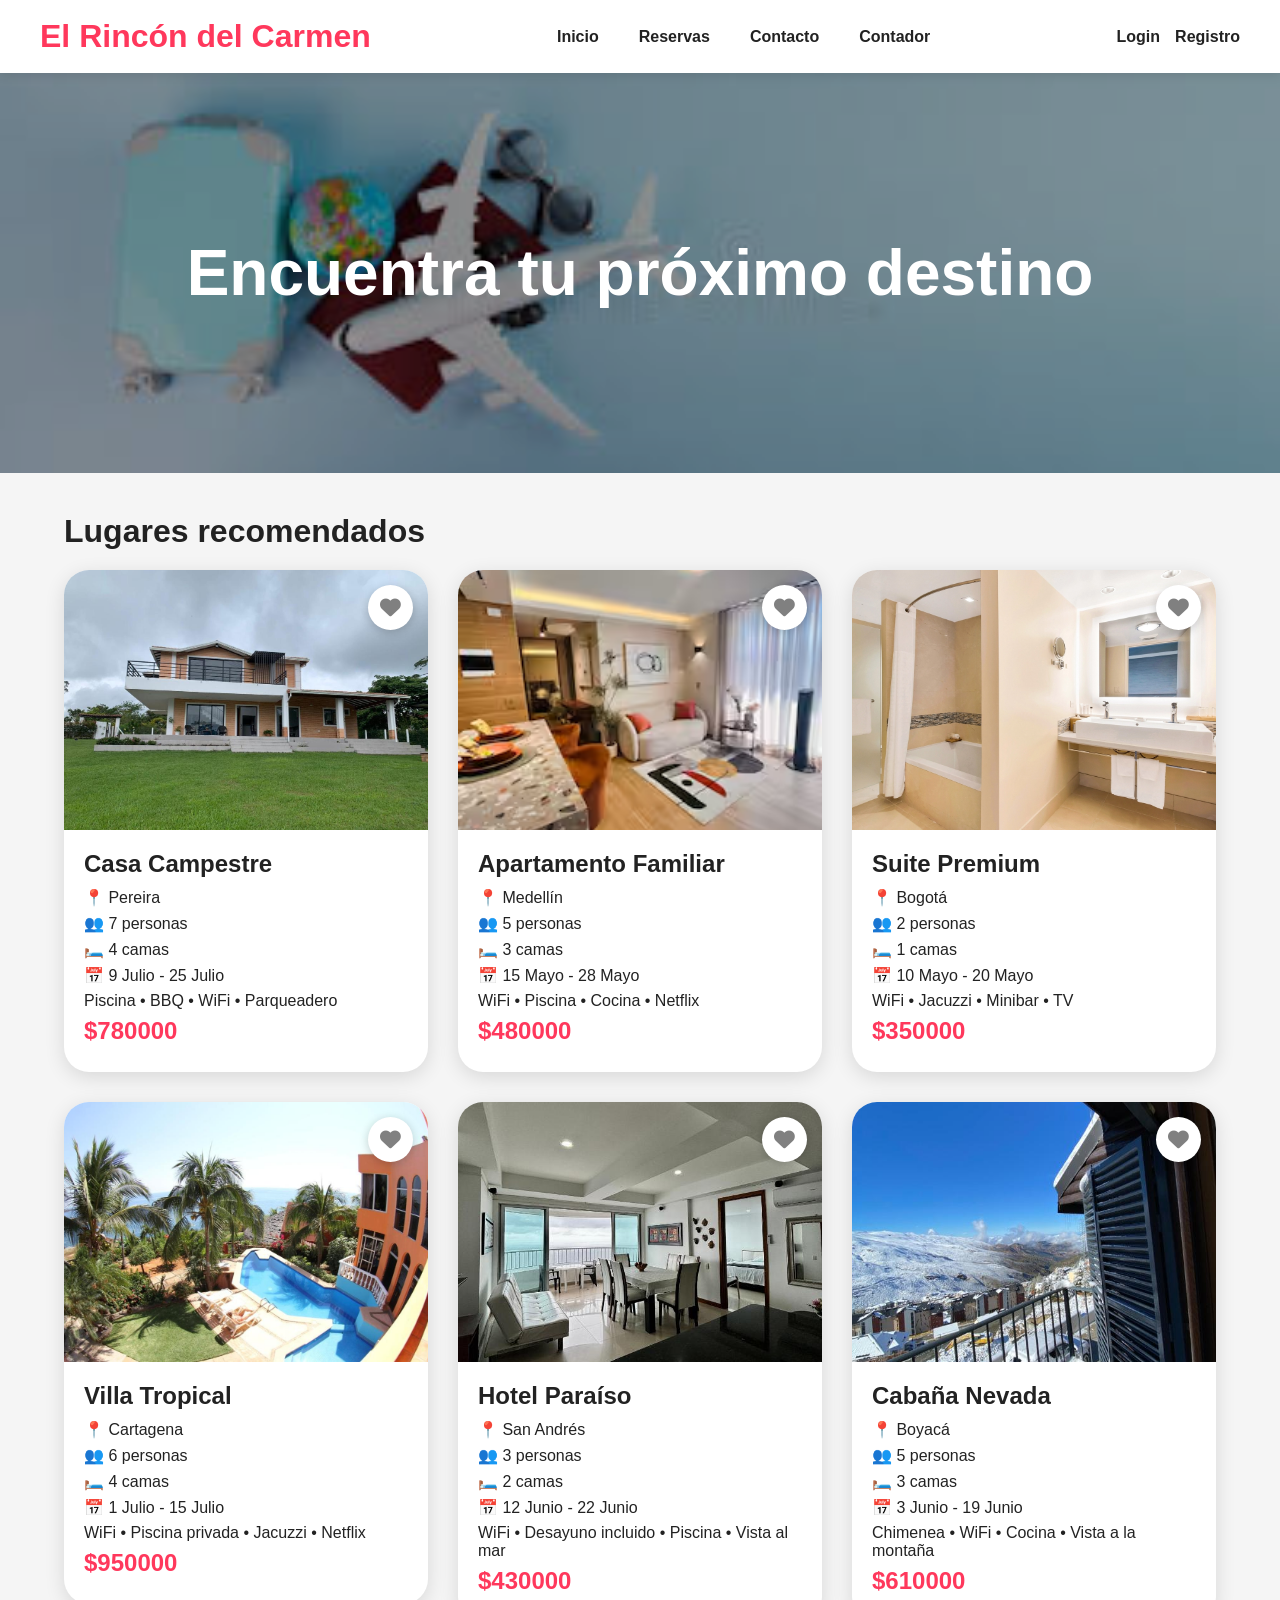
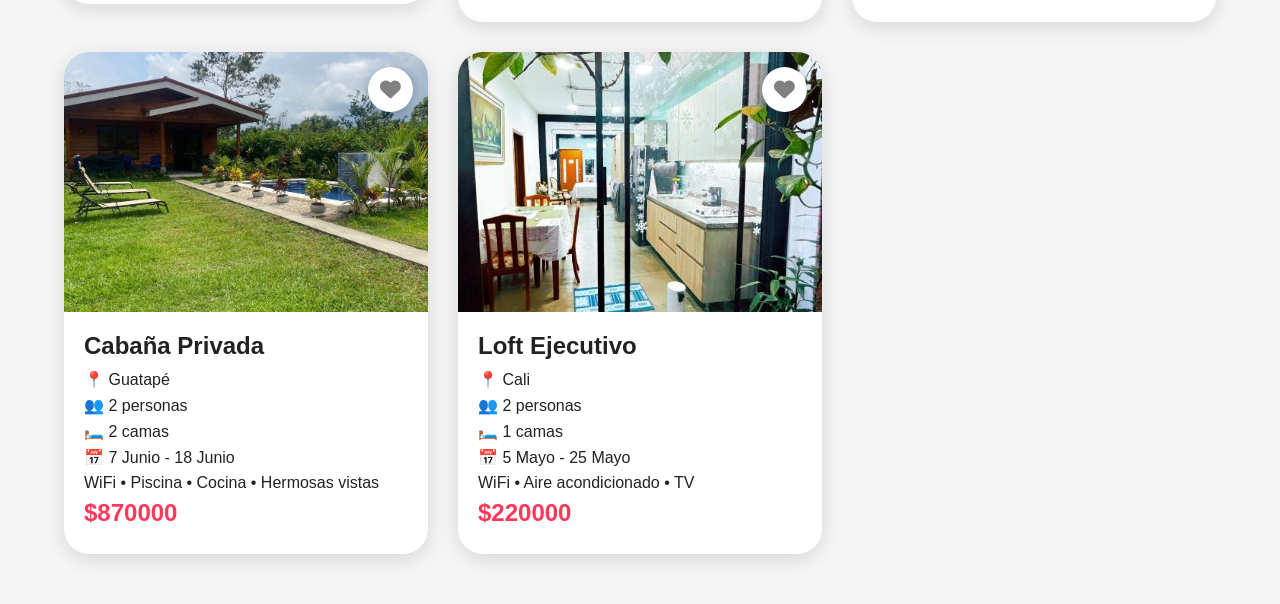
<file: index.html>
<!DOCTYPE html>
<html lang="es">

<head>

    <meta charset="UTF-8">

    <meta
    name="viewport"
    content="width=device-width, initial-scale=1.0"
    >

    <title>Inicio</title>

    <link
    rel="stylesheet"
    href="css/style.css"
    >

    <link
    rel="stylesheet"
    href="https://cdnjs.cloudflare.com/ajax/libs/font-awesome/6.5.1/css/all.min.css"
    >

</head>

<body>

<header>

    <nav class="navbar">

        <div class="logo">
            El Rincón del Carmen
        </div>

        <div class="nav-center">

            <a href="index.html">
                Inicio
            </a>

            <a href="reservas.html">
                Reservas
            </a>

            <a href="contacto.html">
                Contacto
            </a>

            <a href="contador.html">
                Contador
            </a>

        </div>

        <div class="nav-right">

            <a href="login.html">
                Login
            </a>

            <a href="register.html">
                Registro
            </a>

        </div>

    </nav>

</header>

<section class="hero">

    <h1>
        Encuentra tu próximo destino
    </h1>

</section>



<h2 class="section-title">
    Lugares recomendados
</h2>

<section
class="cards"
id="cards"
>

</section>
<script src="js/database.js"></script>
<script src="js/navbar.js"></script>
<script src="js/favoritos.js"></script>
<script src="js/index.js"></script>

</body>
</html>
</file>
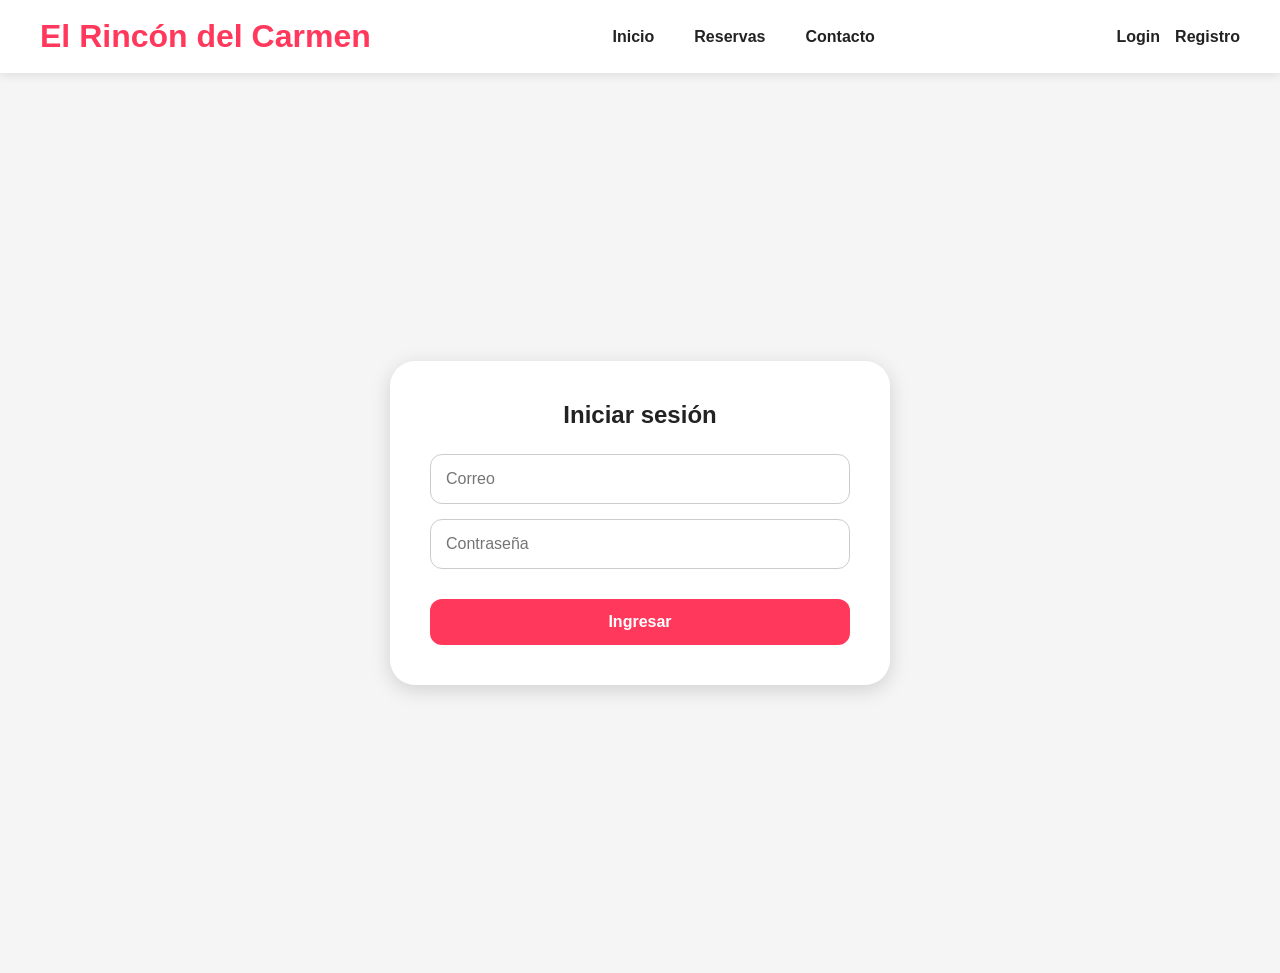
<file: admin.html>
<!DOCTYPE html>
<html lang="es">

<head>

    <meta charset="UTF-8">

    <meta
    name="viewport"
    content="width=device-width, initial-scale=1.0"
    >

    <title>
        Panel Admin
    </title>

    <link
    rel="stylesheet"
    href="css/style.css"
    >

    <link
    rel="stylesheet"
    href="https://cdnjs.cloudflare.com/ajax/libs/font-awesome/6.5.1/css/all.min.css"
    >

</head>

<body>

    <header class="header">

        <div class="logo">

            <a href="index.html">
                El Rincón del Carmen
            </a>

        </div>

        <div
        class="nav-right"
        id="nav-right"
        ></div>

    </header>

    <main class="admin-panel">

        <h1>
            Panel Administrador
        </h1>

        <section>

            <h2>
                Gestionar Habitaciones
            </h2>

            <div
            id="habitacionesAdmin"
            class="admin-grid"
            ></div>

        </section>

        <section>

            <h2>
                Gestionar Reservas
            </h2>

            <div
            id="reservasAdmin"
            class="admin-grid"
            ></div>

        </section>

    </main>

    <script src="js/database.js"></script>

    <script src="js/navbar.js"></script>

    <script src="js/admin.js"></script>

</body>

</html>
</file>
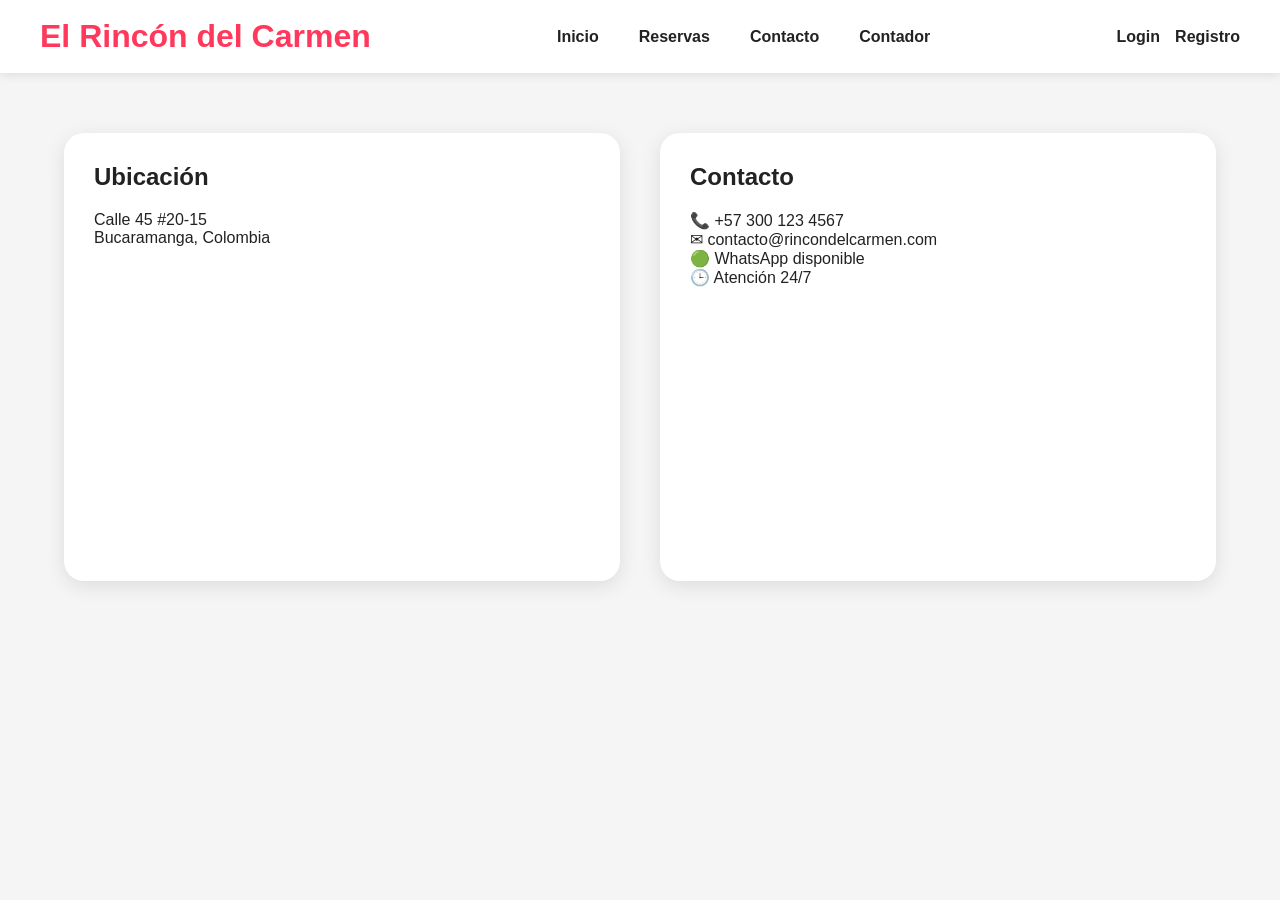
<file: contacto.html>
<!DOCTYPE html>
<html lang="es">

<head>

    <meta charset="UTF-8">

    <meta
    name="viewport"
    content="width=device-width, initial-scale=1.0"
    >

    <title>Contacto</title>

    <link
    rel="stylesheet"
    href="css/style.css"
    >

</head>

<body>

<header>

    <nav class="navbar">

        <div class="logo">
            El Rincón del Carmen
        </div>

        <div class="nav-center">

            <a href="index.html">
                Inicio
            </a>

            <a href="reservas.html">
                Reservas
            </a>

            <a href="contacto.html">
                Contacto
            </a>

            <a href="contador.html">
                Contador
            </a>

        </div>

        <div class="nav-right">

            <a href="login.html">
                Login
            </a>

            <a href="register.html">
                Registro
            </a>

        </div>

    </nav>

</header>

<section class="contact-container">

    <div class="contact-box">

        <h2>
            Ubicación
        </h2>

        <p>
            Calle 45 #20-15
        </p>

        <p>
            Bucaramanga, Colombia
        </p>

        <iframe
        width="100%"
        height="300"
        style="border:0;border-radius:15px;"
        loading="lazy"
        allowfullscreen
        src="https://maps.google.com/maps?q=bucaramanga&t=&z=13&ie=UTF8&iwloc=&output=embed"
        >
        </iframe>

    </div>

    <div class="contact-box">

        <h2>
            Contacto
        </h2>

        <p>
            📞 +57 300 123 4567
        </p>

        <p>
            ✉ contacto@rincondelcarmen.com
        </p>

        <p>
            🟢 WhatsApp disponible
        </p>

        <p>
            🕒 Atención 24/7
        </p>

    </div>

</section>

<script src="js/database.js"></script>
<script src="js/navbar.js"></script>
<script src="js/favoritos.js"></script>
<script src="js/contacto.js"></script>
</body>
</html>
</file>
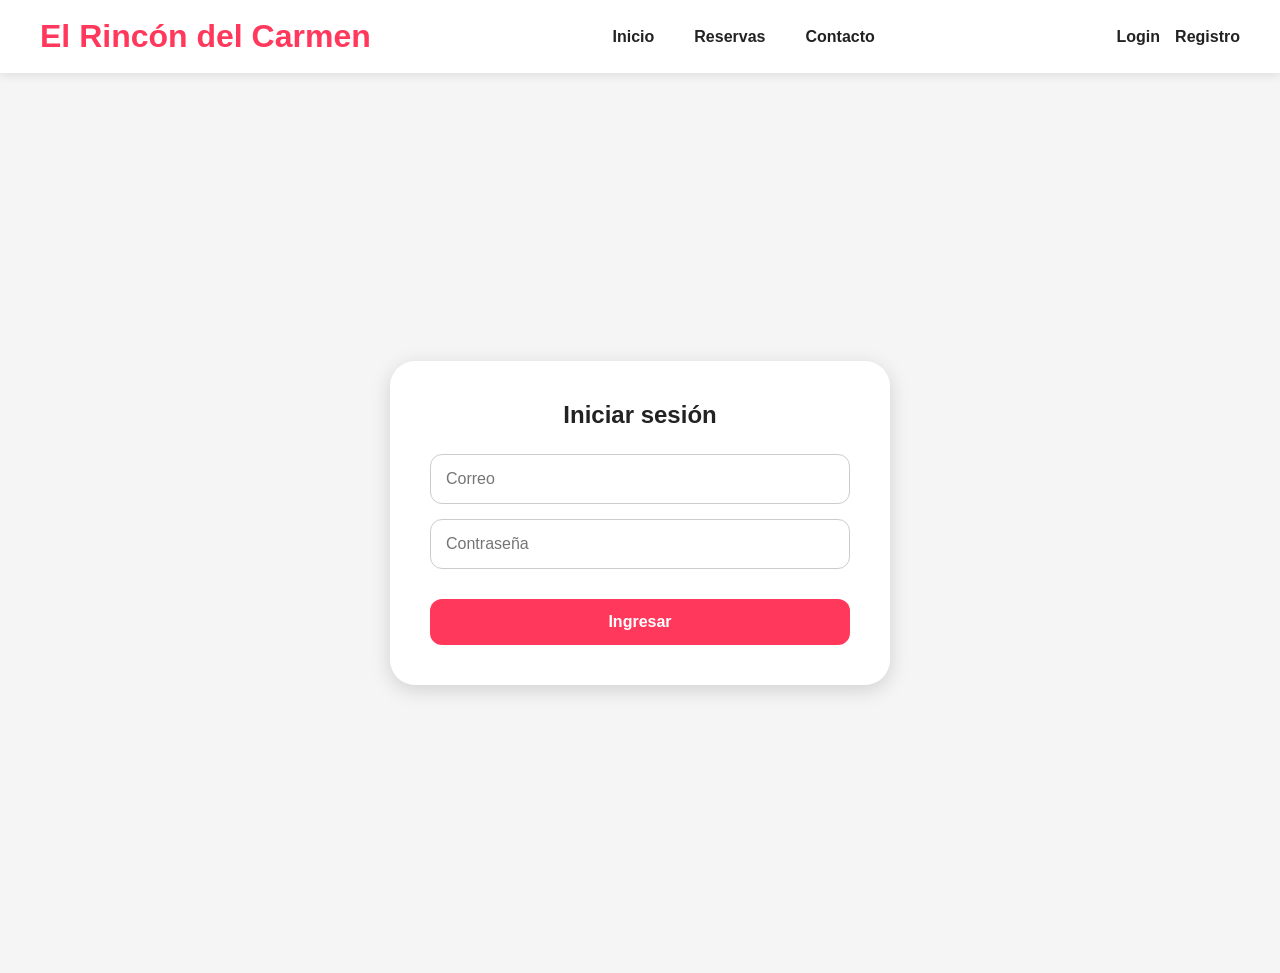
<file: login.html>
<!DOCTYPE html>
<html lang="es">

<head>

    <meta charset="UTF-8">

    <meta
    name="viewport"
    content="width=device-width, initial-scale=1.0"
    >

    <title>Login</title>

    <link
    rel="stylesheet"
    href="css/style.css"
    >

</head>

<body>

<header>

    <nav class="navbar">

        <div class="logo">
            El Rincón del Carmen
        </div>

        <div class="nav-center">

            <a href="index.html">
                Inicio
            </a>

            <a href="reservas.html">
                Reservas
            </a>

            <a href="contacto.html">
                Contacto
            </a>

        </div>

        <div class="nav-right">

            <a href="login.html">
                Login
            </a>

            <a href="register.html">
                Registro
            </a>

        </div>

    </nav>

</header>

<section class="form-page">

    <div class="form-container">

        <h1>
            Iniciar sesión
        </h1>

        <form id="loginForm">

            <input
            type="email"
            id="email"
            placeholder="Correo"
            required
            >

            <input
            type="password"
            id="password"
            placeholder="Contraseña"
            required
            >

            <button type="submit">
                Ingresar
            </button>

        </form>

    </div>

</section>

<script src="js/database.js"></script>
<script src="js/navbar.js"></script>
<script src="js/auth.js"></script>

</body>
</html>
</file>
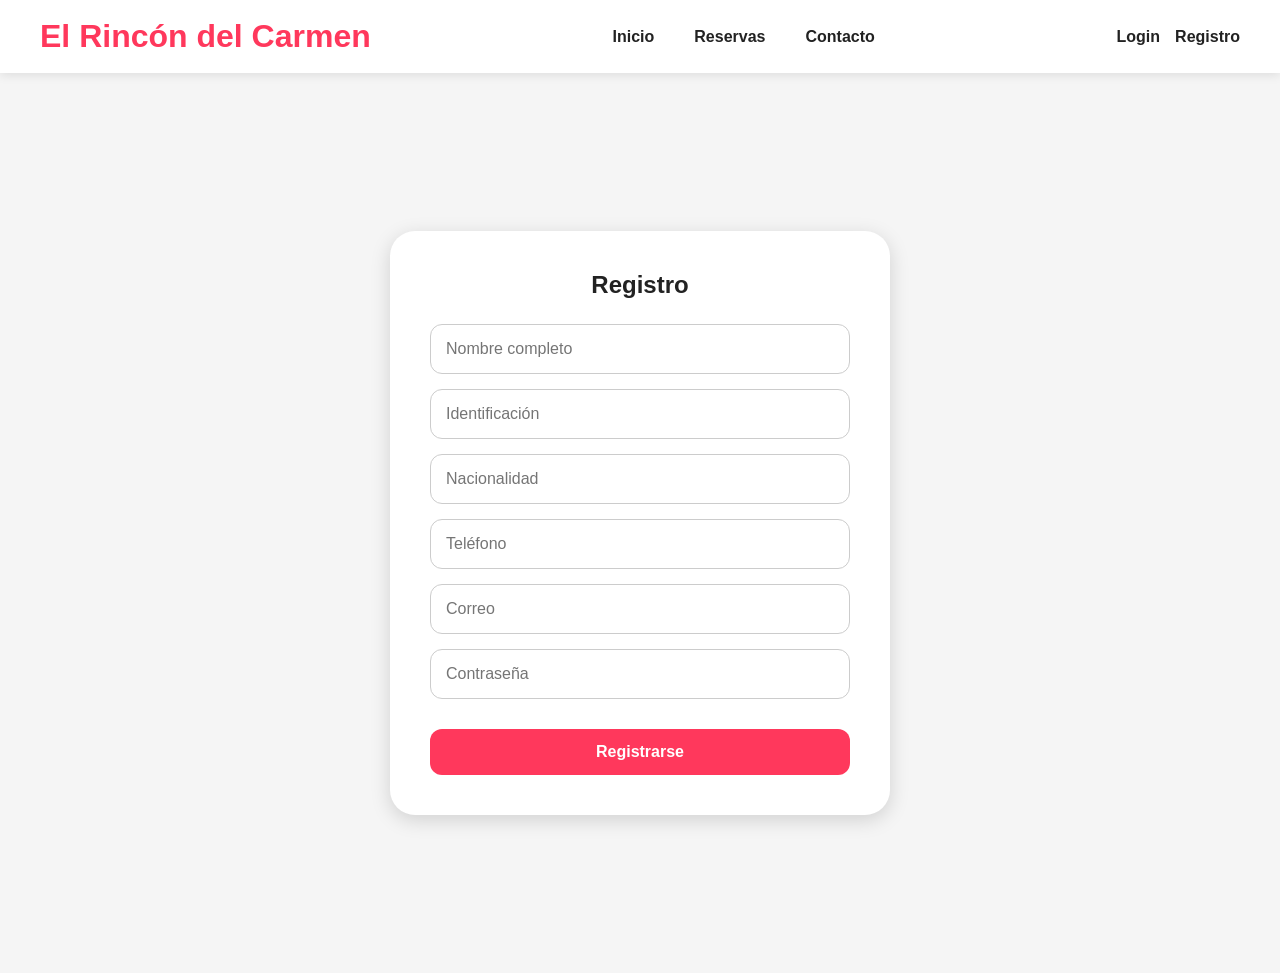
<file: register.html>
<!DOCTYPE html>
<html lang="es">

<head>

    <meta charset="UTF-8">

    <meta
    name="viewport"
    content="width=device-width, initial-scale=1.0"
    >

    <title>Registro</title>

    <link
    rel="stylesheet"
    href="css/style.css"
    >

</head>

<body>

<header>

    <nav class="navbar">

        <div class="logo">
            El Rincón del Carmen
        </div>

        <div class="nav-center">

            <a href="index.html">
                Inicio
            </a>

            <a href="reservas.html">
                Reservas
            </a>

            <a href="contacto.html">
                Contacto
            </a>

        </div>

        <div class="nav-right">

            <a href="login.html">
                Login
            </a>

            <a href="register.html">
                Registro
            </a>

        </div>

    </nav>

</header>

<section class="form-page">

    <div class="form-container">

        <h1>
            Registro
        </h1>

        <form id="registerForm">

            <input
            type="text"
            id="nombre"
            placeholder="Nombre completo"
            required
            >

            <input
            type="text"
            id="identificacion"
            placeholder="Identificación"
            required
            >

            <input
            type="text"
            id="nacionalidad"
            placeholder="Nacionalidad"
            required
            >

            <input
            type="text"
            id="telefono"
            placeholder="Teléfono"
            required
            >

            <input
            type="email"
            id="email"
            placeholder="Correo"
            required
            >

            <input
            type="password"
            id="password"
            placeholder="Contraseña"
            required
            >

            <button type="submit">
                Registrarse
            </button>

        </form>

    </div>

</section>
<script src="js/database.js"></script>
<script src="js/navbar.js"></script>
<script src="js/auth.js"></script>

</body>
</html>
</file>
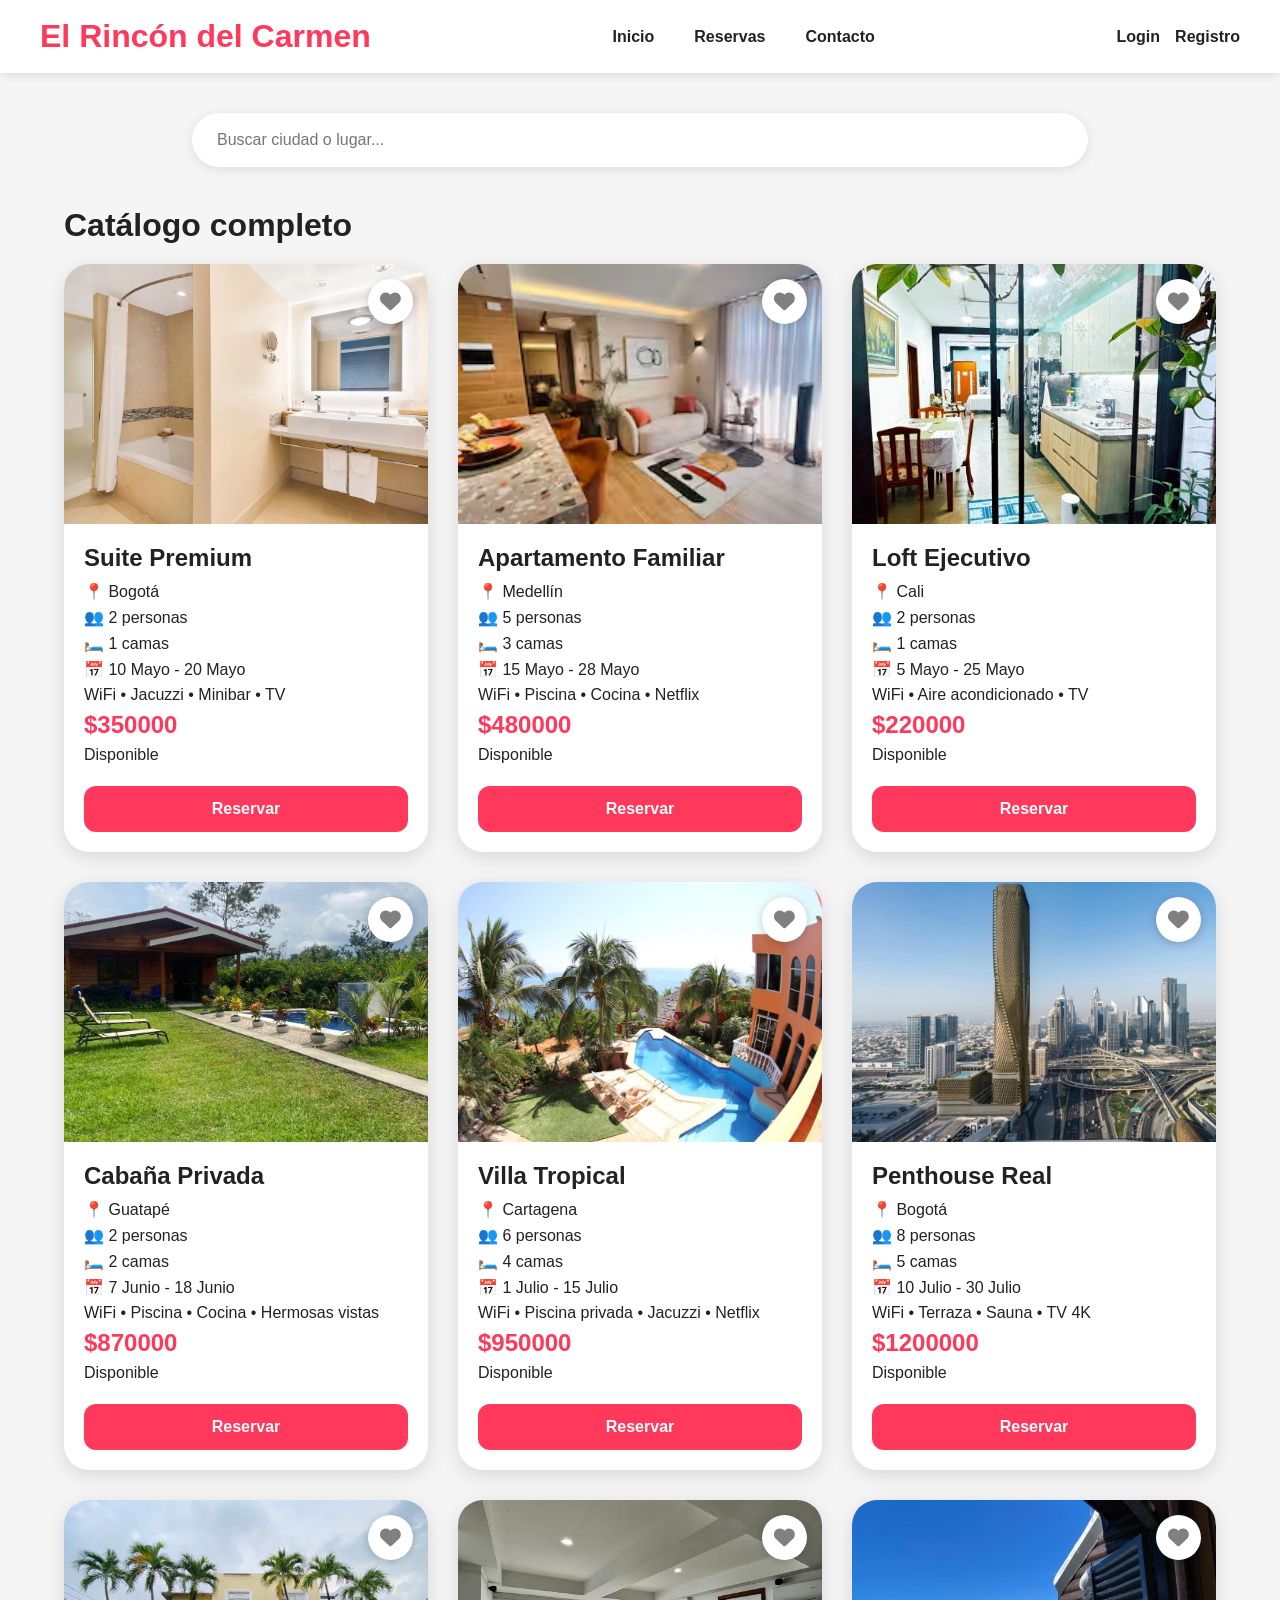
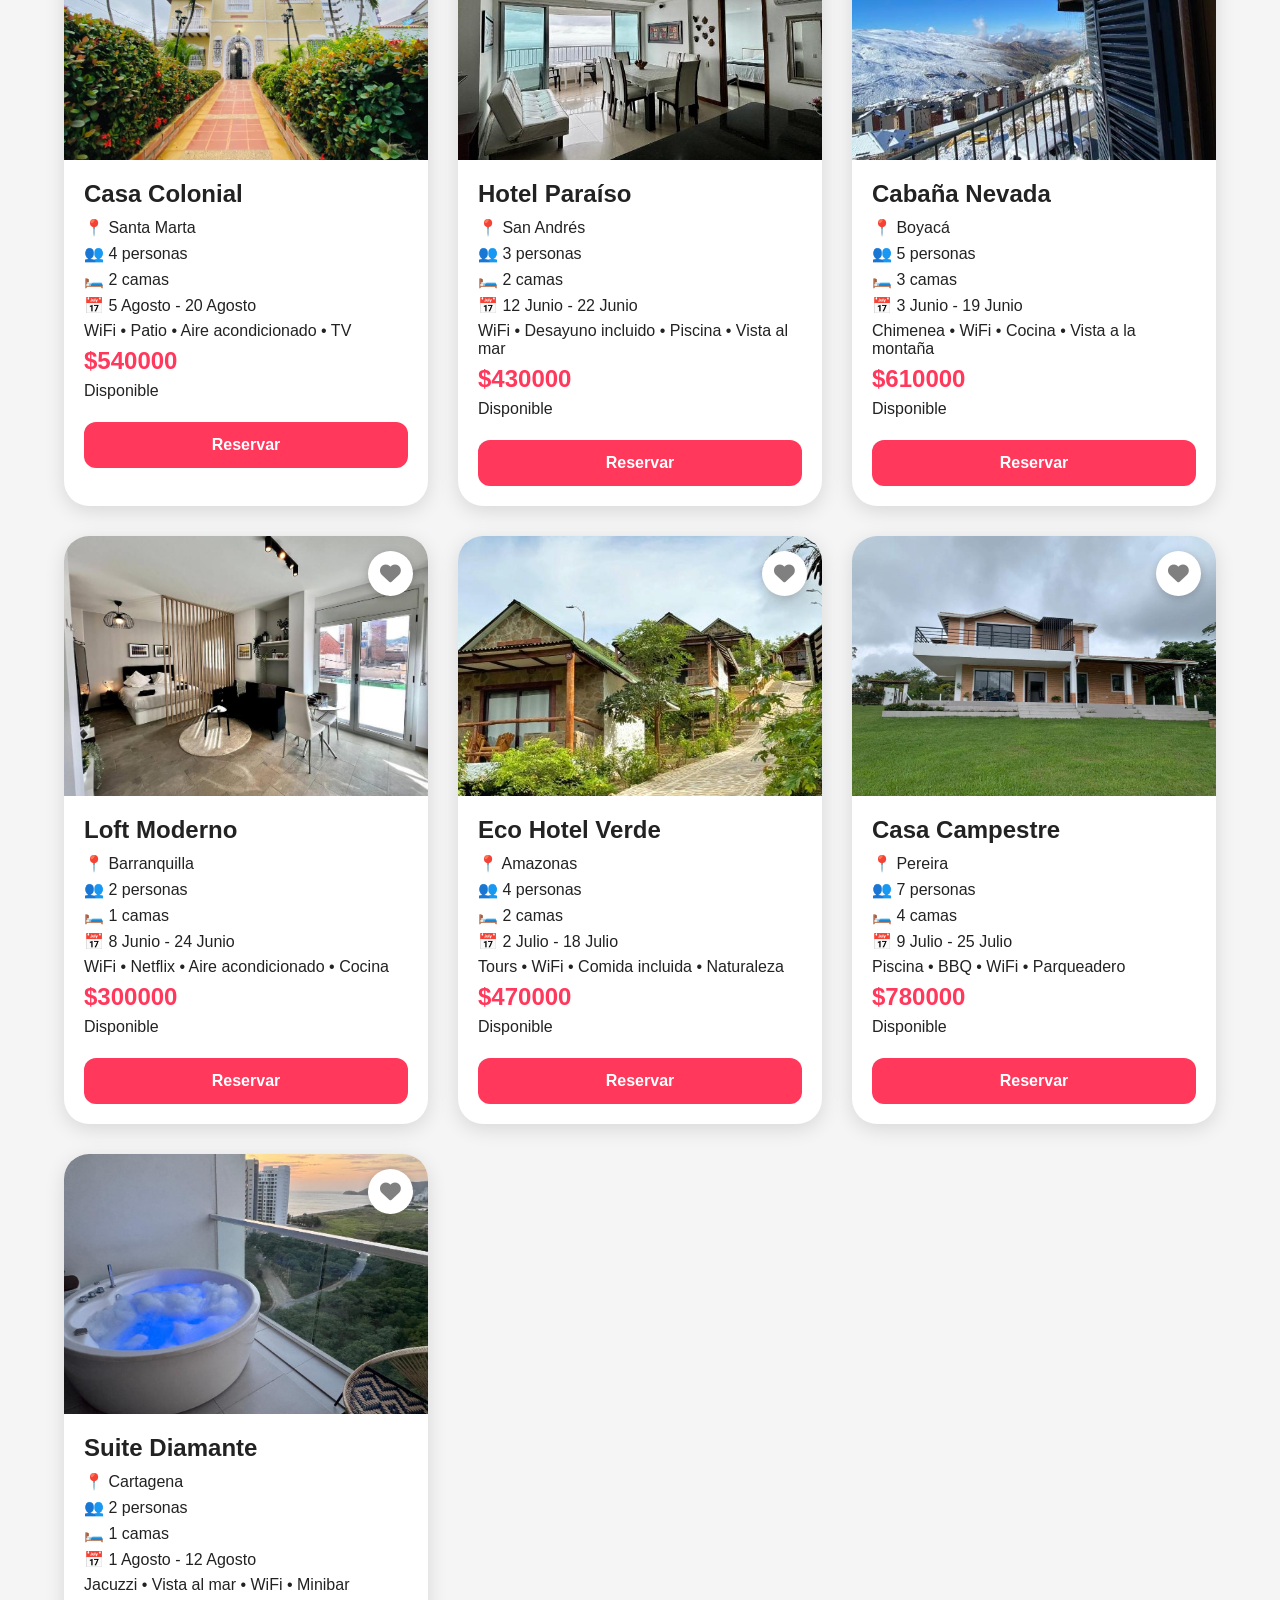
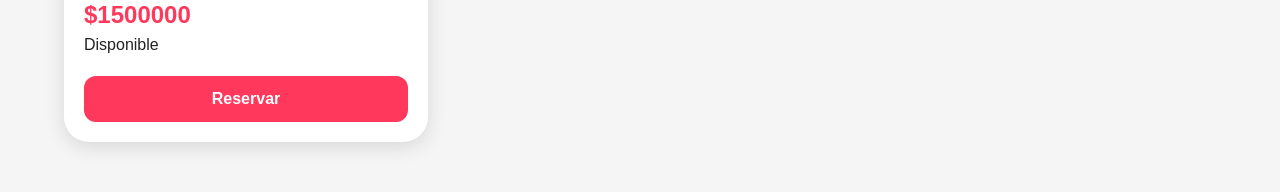
<file: reservas.html>
<!DOCTYPE html>
<html lang="es">

<head>

    <meta charset="UTF-8">

    <meta
    name="viewport"
    content="width=device-width, initial-scale=1.0"
    >

    <title>Reservas</title>

    <link
    rel="stylesheet"
    href="css/style.css"
    >

    <link
    rel="stylesheet"
    href="https://cdnjs.cloudflare.com/ajax/libs/font-awesome/6.5.1/css/all.min.css"
    >

</head>

<body>

<header>

    <nav class="navbar">

        <div class="logo">
            El Rincón del Carmen
        </div>

        <div class="nav-center">

            <a href="index.html">
                Inicio
            </a>

            <a href="reservas.html">
                Reservas
            </a>

            <a href="contacto.html">
                Contacto
            </a>

        </div>

        <div class="nav-right">

            <a href="login.html">
                Login
            </a>

            <a href="register.html">
                Registro
            </a>

        </div>

    </nav>

</header>

<section class="search-container">

    <input
    type="text"
    id="buscador"
    placeholder="Buscar ciudad o lugar..."
    >

</section>

<h2 class="section-title">
    Catálogo completo
</h2>

<section
class="cards"
id="cards"
>

</section>
<script src="js/database.js"></script>
<script src="js/navbar.js"></script>
<script src="js/auth.js"></script>
<script src="js/favoritos.js"></script>
<script src="js/reservas.js"></script>

</body>
</html>
</file>
<file: css/style.css>
*{
    margin:0;
    padding:0;
    box-sizing:border-box;
    font-family:Arial, Helvetica, sans-serif;
}

body{
    background:#f5f5f5;
    color:#222;
}

/* NAVBAR */

header{
    width:100%;
    background:white;
    box-shadow:0 2px 10px rgba(0,0,0,0.1);
    position:sticky;
    top:0;
    z-index:1000;
}

.navbar{
    max-width:1400px;
    margin:auto;
    padding:18px 40px;

    display:flex;
    align-items:center;
    justify-content:space-between;
}

.logo{
    font-size:2rem;
    font-weight:bold;
    color:#ff385c;
}

.nav-center{
    display:flex;
    gap:40px;
}

.nav-right{
    display:flex;
    gap:25px;
}

.navbar a{
    text-decoration:none;
    color:#222;
    font-weight:600;
    transition:0.3s;
}

.navbar a:hover{
    color:#ff385c;
}

/* HERO */

.hero{
    height:400px;
    background:url("../assets/img/banner.jpg");
    background-size:cover;
    background-position:center;

    display:flex;
    align-items:center;
    justify-content:center;

    position:relative;
}

.hero::before{
    content:"";
    position:absolute;
    inset:0;
    background:rgba(0,0,0,0.4);
}

.hero h1{
    position:relative;
    color:white;
    font-size:4rem;
    z-index:2;
}

/* SEARCH */

.search-container{
    display:flex;
    justify-content:center;
    margin:40px 0;
}

#buscador{
    width:70%;
    max-width:900px;

    padding:18px 25px;
    border:none;
    border-radius:40px;

    font-size:1rem;

    background:white;

    box-shadow:0 2px 12px rgba(0,0,0,0.1);
}

/* TITLES */

.section-title{
    width:90%;
    margin:40px auto 20px auto;
    font-size:2rem;
}

/* CARDS */

.cards{
    width:90%;
    margin:auto;

    display:grid;
    grid-template-columns:repeat(auto-fit,minmax(320px,1fr));
    gap:30px;

    padding-bottom:50px;
}

.card{
    background:white;
    border-radius:25px;
    overflow:hidden;

    box-shadow:0 5px 20px rgba(0,0,0,0.12);

    position:relative;

    transition:0.3s;
}

.card:hover{
    transform:translateY(-5px);
}

.carousel{
    display:flex;
    overflow-x:auto;
    scroll-snap-type:x mandatory;
}

.carousel img{
    width:100%;
    height:260px;
    object-fit:cover;
    flex-shrink:0;
    scroll-snap-align:start;
}

.favorite{
    position:absolute;
    top:15px;
    right:15px;

    width:45px;
    height:45px;

    border-radius:50%;
    background:white;

    display:flex;
    align-items:center;
    justify-content:center;

    cursor:pointer;

    box-shadow:0 2px 10px rgba(0,0,0,0.2);
}

.favorite i{
    color:gray;
    font-size:1.3rem;
}

.favorite i.active{
    color:red;
}

.card-content{
    padding:20px;
}

.card-content h3{
    margin-bottom:10px;
    font-size:1.5rem;
}

.card-content p{
    margin:7px 0;
}

.price{
    font-size:1.5rem;
    font-weight:bold;
    color:#ff385c;
}

button{
    width:100%;
    padding:14px;
    border:none;
    border-radius:12px;

    background:#ff385c;
    color:white;

    font-size:1rem;
    font-weight:bold;

    cursor:pointer;

    margin-top:15px;
}

button:hover{
    background:#e12d50;
}

/* FORMULARIOS */

.form-page{
    min-height:100vh;

    display:flex;
    justify-content:center;
    align-items:center;

    padding:40px;
}

.form-container{
    width:100%;
    max-width:500px;

    background:white;
    padding:40px;

    border-radius:25px;

    box-shadow:0 5px 20px rgba(0,0,0,0.15);
}

.form-container h1{
    margin-bottom:25px;
    text-align:center;
}

.form-container form{
    display:flex;
    flex-direction:column;
    gap:15px;
}

.form-container input{
    padding:15px;
    border-radius:12px;
    border:1px solid #ccc;
    font-size:1rem;
}

/* CONTACTO */

.contact-container{
    width:90%;
    max-width:1200px;
    margin:60px auto;

    display:grid;
    grid-template-columns:1fr 1fr;
    gap:40px;
}

.contact-box{
    background:white;
    padding:30px;
    border-radius:20px;
    box-shadow:0 5px 20px rgba(0,0,0,0.1);
}

.contact-box h2{
    margin-bottom:20px;
}

/* RESPONSIVE */

@media(max-width:900px){

    .navbar{
        flex-direction:column;
        gap:20px;
    }

    .nav-center{
        gap:20px;
    }

    .hero h1{
        font-size:2.3rem;
        text-align:center;
        padding:0 20px;
    }

    #buscador{
        width:90%;
    }

    .contact-container{
        grid-template-columns:1fr;
    }
}

@media(max-width:600px){

    .nav-center,
    .nav-right{
        flex-wrap:wrap;
        justify-content:center;
    }

    .hero{
        height:300px;
    }

    .hero h1{
        font-size:2rem;
    }

    .cards{
        grid-template-columns:1fr;
    }
    .card-content a{
    text-decoration: none;
    color: #222;
}

.card-content a:hover{
    color: #ff385c;
}

.card-content h3{
    color: #222;
    text-decoration: none;
}

.price{
    color: #ff385c;
    font-weight: bold;
    font-size: 30px;
    margin-top: 10px;
}
.banner{
    width: 100%;
    height: 420px;

    background-image:
    linear-gradient(
        rgba(0,0,0,0.45),
        rgba(0,0,0,0.45)
    ),
    url("../assets/img/banner.jpg");

    background-size: cover;
    background-position: center;

    display: flex;
    align-items: center;
    justify-content: center;

    margin-bottom: 50px;
}

.banner-overlay{
    text-align: center;
    color: white;
}

.banner-overlay h1{
    font-size: 60px;
    margin-bottom: 10px;
}

.banner-overlay p{
    font-size: 22px;
}
}
.card-link{
    text-decoration: none;
    color: inherit;
    display: block;
}

.card-link:hover{
    transform: scale(1.01);
}



.cancelar{

    width: 100%;
    padding: 12px;
    border: none;
    border-radius: 10px;
    background: #111;
    color: white;
    font-size: 15px;
    font-weight: 600;
    cursor: pointer;
    transition: 0.3s;
    margin-top: 10px;
}

.cancelar:hover{

    background: #000;
    transform: scale(1.02);
}

/* ========================= */
/* RESPONSIVE MOVIL */
/* ========================= */

@media(max-width: 768px){

    nav{

        flex-direction: column;
        gap: 15px;
        padding: 15px 20px;
        text-align: center;
    }

    .nav-left{

        width: 100%;
        justify-content: center;
        flex-wrap: wrap;
        gap: 15px;
    }

    .nav-right{

        width: 100%;
        justify-content: center;
        flex-wrap: wrap;
        gap: 10px;
    }

    .logo{

        font-size: 24px;
        text-align: center;
    }

    .hero{

        height: 300px;
        padding: 20px;
        text-align: center;
    }

    .hero-content{

        width: 100%;
        padding: 20px;
    }

    .hero-content h1{

        font-size: 32px;
        line-height: 1.2;
    }

    .hero-content p{

        font-size: 16px;
    }

    .cards{

        grid-template-columns: 1fr;
        padding: 20px;
    }

    .card{

        width: 100%;
    }

    .card img,
    .carousel-img{

        height: 220px;
    }

    .contact-container{

        flex-direction: column;
        padding: 20px;
    }

    .contact-card{

        max-width: 100%;
        padding: 25px;
    }

    .map{

        width: 100%;
        height: 300px;
    }

    .auth-container{

        width: 95%;
        padding: 25px;
    }

    input,
    button{

        font-size: 16px;
    }

    .search-container{

        width: 100%;
        padding: 0 20px;
    }

    #buscador{

        width: 100%;
    }

}
/* ========================= */
/* SCROLLBAR CARRUSEL */
/* ========================= */

.carousel::-webkit-scrollbar{

    height: 10px;
}

.carousel::-webkit-scrollbar-track{

    background: #ddd;
    border-radius: 20px;
}

.carousel::-webkit-scrollbar-thumb{

    background: #ff385c;
    border-radius: 20px;
}

.carousel::-webkit-scrollbar-thumb:hover{

    background: #e11d48;
}
/* =========================
ADMIN PANEL
========================= */

.admin-panel{

    width: 90%;
    max-width: 1400px;

    margin: 40px auto;

    display: flex;
    flex-direction: column;

    gap: 40px;
}

.admin-panel h1{

    font-size: 38px;

    text-align: center;

    color: #222;
}

.admin-panel h2{

    font-size: 28px;

    margin-bottom: 20px;

    color: #333;
}

/* GRID */

.admin-grid{

    display: grid;

    grid-template-columns:
    repeat(auto-fit, minmax(320px, 1fr));

    gap: 25px;
}

/* CARDS */

.admin-card{

    background: white;

    border-radius: 20px;

    overflow: hidden;

    box-shadow:
    0 8px 20px rgba(0,0,0,0.10);

    padding: 20px;

    transition: 0.3s;
}

.admin-card:hover{

    transform: translateY(-5px);

    box-shadow:
    0 12px 24px rgba(0,0,0,0.15);
}

.admin-card h3{

    font-size: 24px;

    margin-bottom: 15px;

    color: #222;
}

.admin-card p{

    margin: 10px 0;

    font-size: 16px;

    color: #555;

    line-height: 1.5;
}

/* BOTONES */

.admin-card button{

    margin-top: 15px;

    border: none;

    padding: 12px 18px;

    border-radius: 10px;

    cursor: pointer;

    font-size: 15px;

    font-weight: bold;

    transition: 0.3s;
}

.admin-card .reservar{

    background: #ff385c;

    color: white;
}

.admin-card .reservar:hover{

    background: #e42f50;
}

.admin-card .cancelar{

    background: #111;

    color: white;
}

.admin-card .cancelar:hover{

    background: #333;
}

/* IMAGENES */

.admin-images{

    display: flex;

    gap: 10px;

    overflow-x: auto;

    margin-bottom: 15px;

    padding-bottom: 5px;
}

.admin-images::-webkit-scrollbar{

    height: 8px;
}

.admin-images::-webkit-scrollbar-thumb{

    background: #ccc;

    border-radius: 20px;
}

.admin-img{

    width: 120px;

    height: 90px;

    object-fit: cover;

    border-radius: 12px;

    flex-shrink: 0;

    border: 2px solid #eee;
}

/* RESPONSIVE */

@media(max-width: 768px){

    .admin-panel{

        width: 95%;
    }

    .admin-panel h1{

        font-size: 28px;
    }

    .admin-panel h2{

        font-size: 22px;
    }

    .admin-grid{

        grid-template-columns: 1fr;
    }

    .admin-card{

        padding: 16px;
    }

    .admin-img{

        width: 100px;
        height: 75px;
    }
}
/* =========================
NO RESERVAS
========================= */

.no-reservas{

    font-size: 15px;

    color: #777;

    margin-top: 10px;
}

/* =========================
ADMIN NAVBAR FIX
========================= */

.header{

    width: 100%;

    background: white;

    display: flex;

    justify-content: space-between;

    align-items: center;

    padding: 18px 40px;

    box-shadow:
    0 2px 10px rgba(0,0,0,0.08);

    position: sticky;

    top: 0;

    z-index: 1000;
}

.logo a{

    text-decoration: none;

    color: #ff385c;

    font-size: 28px;

    font-weight: bold;
}

.nav-links{

    display: flex;

    gap: 30px;
}

.nav-links a{

    text-decoration: none;

    color: #222;

    font-weight: 500;

    transition: 0.3s;
}

.nav-links a:hover{

    color: #ff385c;
}

.nav-right{

    display: flex;

    align-items: center;

    gap: 15px;
}

.user-name{

    font-weight: bold;

    color: #222;
}

.logout-btn{

    background: #111;

    color: white;

    border: none;

    padding: 10px 16px;

    border-radius: 10px;

    cursor: pointer;
}

.logout-btn:hover{

    background: #333;
}

/* =========================
RESPONSIVE
========================= */

@media(max-width:768px){

    .header{

        flex-direction: column;

        gap: 15px;

        padding: 20px;
    }

    .nav-links{

        flex-wrap: wrap;

        justify-content: center;
    }

    .nav-right{

        flex-wrap: wrap;

        justify-content: center;
    }
}
</file>
